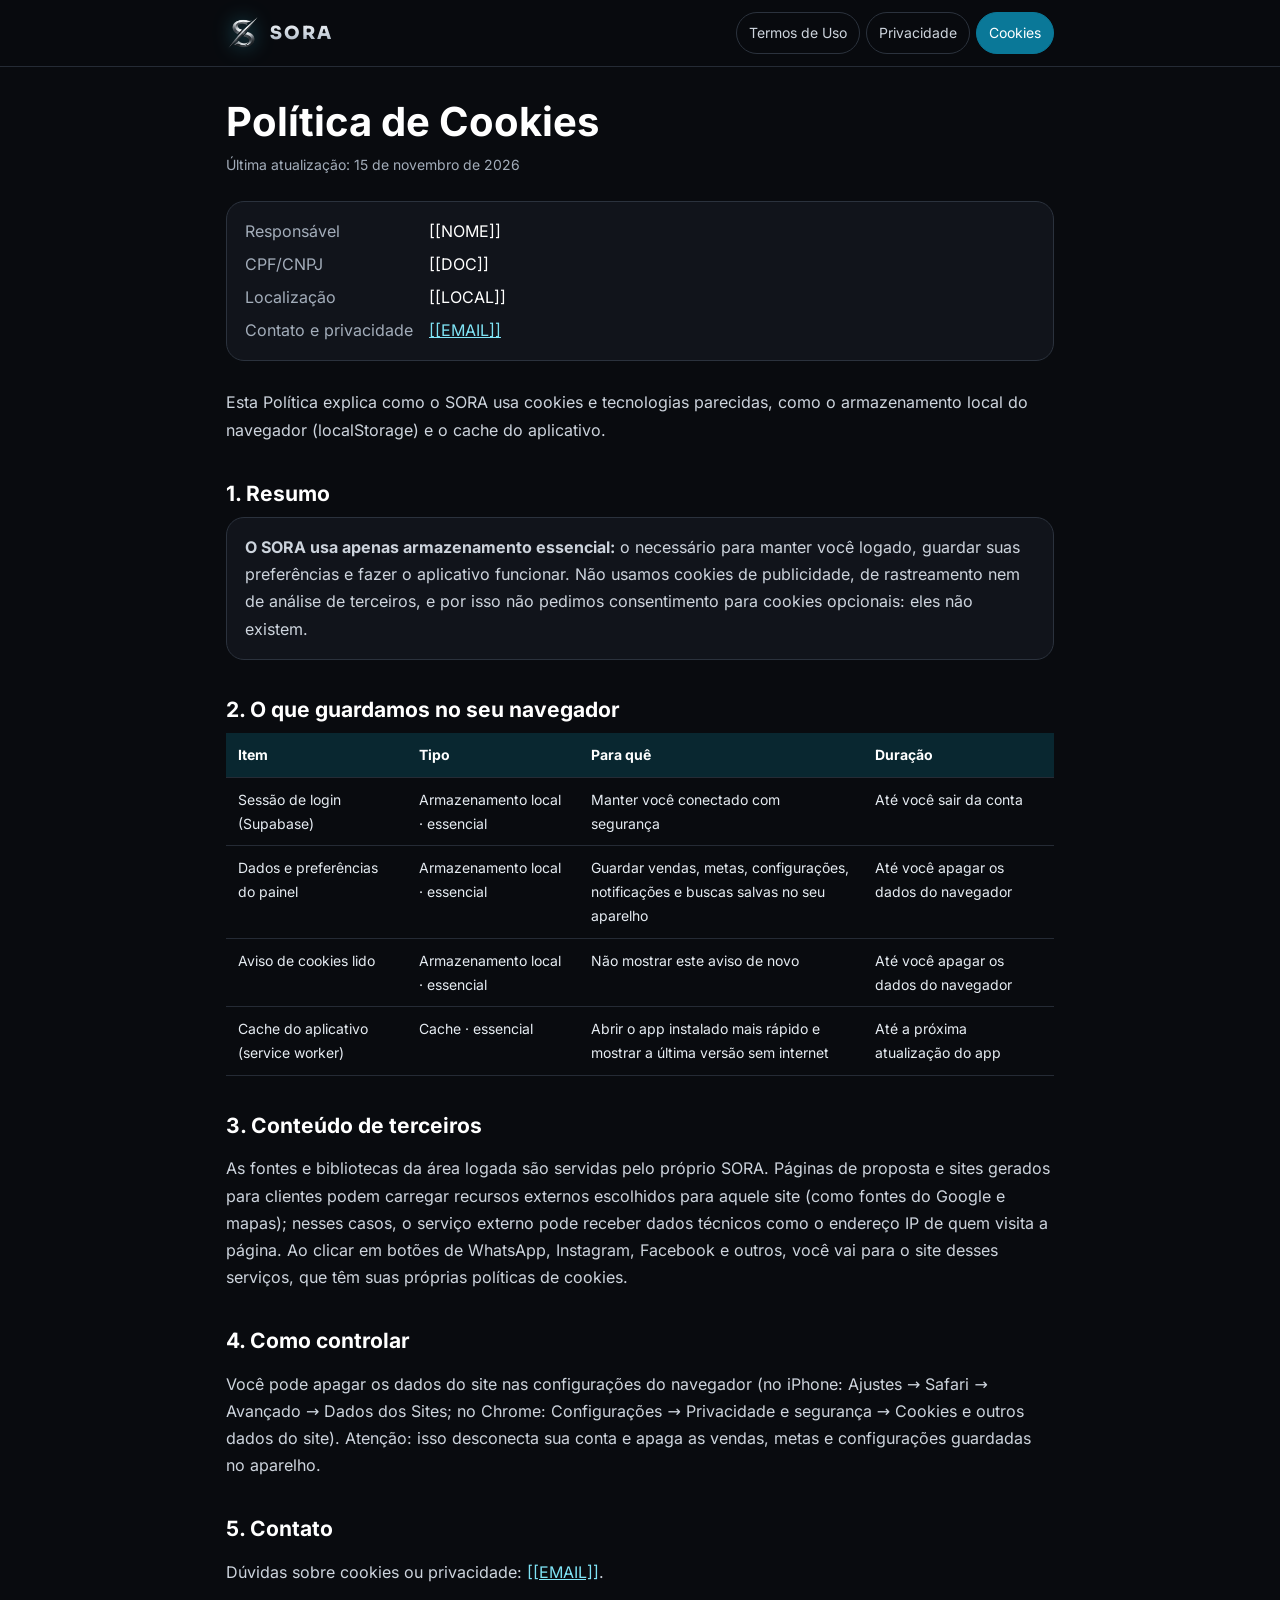
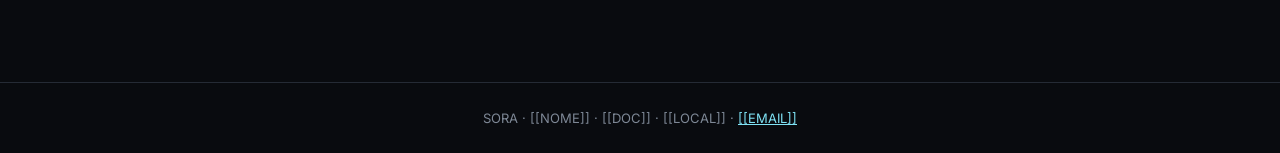
<file: cookies.html>
<!doctype html>
<html lang="pt-BR">
<head>
<meta charset="utf-8">
<meta name="viewport" content="width=device-width, initial-scale=1, viewport-fit=cover">
<meta name="theme-color" content="#090B0F">
<title>Política de Cookies | SORA</title>
<meta name="description" content="Como o SORA usa cookies e armazenamento local.">
<link rel="icon" type="image/png" sizes="192x192" href="/icons/icon-192.png">
<link rel="stylesheet" href="/fonts/fonts.css">
<link rel="stylesheet" href="/legal.css">
</head>
<body>
<header class="top"><div class="in">
<a class="brand" href="/"><img src="/assets/e9f39bf40d2658b1778ac6eb7ee21e5b.webp" alt=""><span>SORA</span></a>
<nav class="docs" aria-label="Documentos legais">
<a href="/termos">Termos de Uso</a>
<a href="/privacidade">Privacidade</a>
<a href="/cookies" aria-current="page">Cookies</a>
</nav>
</div></header>
<main>
<h1>Política de Cookies</h1>
<p class="upd">Última atualização: 15 de novembro de 2026</p>
<div class="box"><dl>
<dt>Responsável</dt><dd>[[NOME]]</dd>
<dt>CPF/CNPJ</dt><dd>[[DOC]]</dd>
<dt>Localização</dt><dd>[[LOCAL]]</dd>
<dt>Contato e privacidade</dt><dd><a href="mailto:[[EMAIL]]">[[EMAIL]]</a></dd>
</dl></div>

<p>Esta Política explica como o SORA usa cookies e tecnologias parecidas, como o armazenamento local do navegador (localStorage) e o cache do aplicativo.</p>

<h2 id="resumo">1. Resumo</h2>
<div class="box"><p><strong>O SORA usa apenas armazenamento essencial:</strong> o necessário para manter você logado, guardar suas preferências e fazer o aplicativo funcionar. Não usamos cookies de publicidade, de rastreamento nem de análise de terceiros, e por isso não pedimos consentimento para cookies opcionais: eles não existem.</p></div>

<h2 id="lista">2. O que guardamos no seu navegador</h2>
<table>
<thead><tr><th>Item</th><th>Tipo</th><th>Para quê</th><th>Duração</th></tr></thead>
<tbody>
<tr><td>Sessão de login (Supabase)</td><td>Armazenamento local · essencial</td><td>Manter você conectado com segurança</td><td>Até você sair da conta</td></tr>
<tr><td>Dados e preferências do painel</td><td>Armazenamento local · essencial</td><td>Guardar vendas, metas, configurações, notificações e buscas salvas no seu aparelho</td><td>Até você apagar os dados do navegador</td></tr>
<tr><td>Aviso de cookies lido</td><td>Armazenamento local · essencial</td><td>Não mostrar este aviso de novo</td><td>Até você apagar os dados do navegador</td></tr>
<tr><td>Cache do aplicativo (service worker)</td><td>Cache · essencial</td><td>Abrir o app instalado mais rápido e mostrar a última versão sem internet</td><td>Até a próxima atualização do app</td></tr>
</tbody>
</table>

<h2 id="terceiros">3. Conteúdo de terceiros</h2>
<p>As fontes e bibliotecas da área logada são servidas pelo próprio SORA. Páginas de proposta e sites gerados para clientes podem carregar recursos externos escolhidos para aquele site (como fontes do Google e mapas); nesses casos, o serviço externo pode receber dados técnicos como o endereço IP de quem visita a página. Ao clicar em botões de WhatsApp, Instagram, Facebook e outros, você vai para o site desses serviços, que têm suas próprias políticas de cookies.</p>

<h2 id="controle">4. Como controlar</h2>
<p>Você pode apagar os dados do site nas configurações do navegador (no iPhone: Ajustes → Safari → Avançado → Dados dos Sites; no Chrome: Configurações → Privacidade e segurança → Cookies e outros dados do site). Atenção: isso desconecta sua conta e apaga as vendas, metas e configurações guardadas no aparelho.</p>

<h2 id="contato">5. Contato</h2>
<p>Dúvidas sobre cookies ou privacidade: <a href="mailto:[[EMAIL]]">[[EMAIL]]</a>.</p>

</main>
<footer>SORA · [[NOME]] · [[DOC]] · [[LOCAL]] · <a href="mailto:[[EMAIL]]">[[EMAIL]]</a></footer>
</body>
</html>
</file>
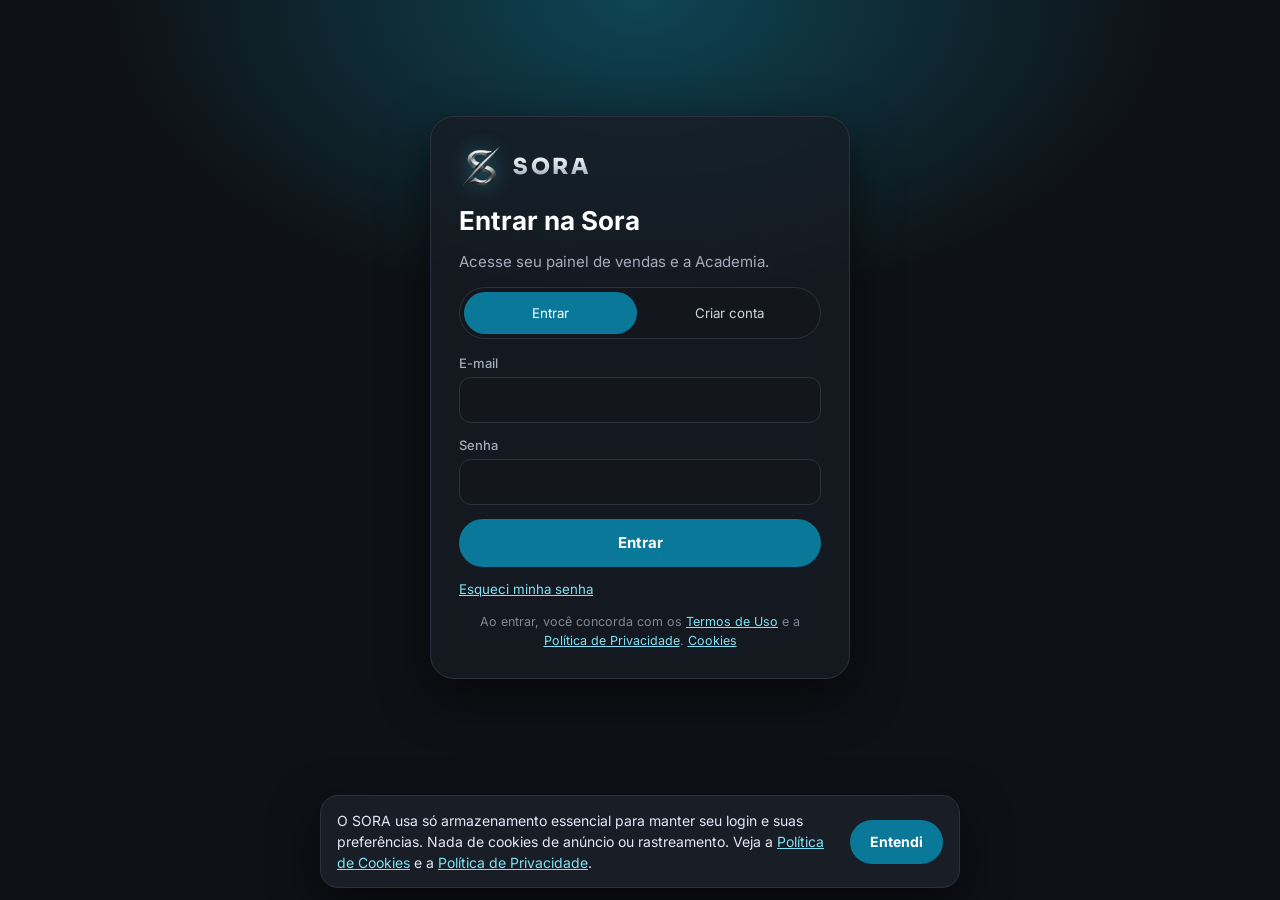
<file: login.html>
<!doctype html>
<html lang="pt-BR" translate="no" data-page="login">
<head>
<meta charset="utf-8">
<meta name="viewport" content="width=device-width, initial-scale=1, viewport-fit=cover">
<meta name="google" content="notranslate">
<meta name="robots" content="noindex">
<link rel="manifest" href="/manifest.webmanifest">
<meta name="theme-color" content="#090B0F">
<meta name="mobile-web-app-capable" content="yes">
<meta name="apple-mobile-web-app-capable" content="yes">
<meta name="apple-mobile-web-app-status-bar-style" content="black">
<meta name="apple-mobile-web-app-title" content="SORA">
<link rel="apple-touch-icon" href="/icons/apple-touch-icon.png">
<link rel="icon" type="image/png" sizes="192x192" href="/icons/icon-192.png">
<script>if('serviceWorker' in navigator)window.addEventListener('load',function(){navigator.serviceWorker.register('/sw.js').catch(function(){})});</script>
<title>Entrar | Sora</title>
<link rel="stylesheet" href="/fonts/fonts.css">
<script src="vendor/supabase.js"></script>
<script src="/legal.js" defer></script>
<script src="auth.js"></script>
<style>
  *{box-sizing:border-box}
  body{margin:0;min-height:100vh;display:flex;align-items:center;justify-content:center;padding:16px;
    background:radial-gradient(60% 50% at 50% 0%,rgba(14,165,200,.35),transparent 70%),#0E1116;color:#fff;
    font-family:Inter,system-ui,-apple-system,"Segoe UI",sans-serif}
  .card{width:100%;max-width:420px;background:rgba(24,29,37,.72);border:1px solid #2B323D;border-radius:24px;padding:28px;
    display:flex;flex-direction:column;gap:16px;box-shadow:0 18px 48px rgba(0,0,0,.55);backdrop-filter:blur(16px)}
  .brand{display:flex;align-items:center;gap:10px}
  .brand img{width:44px;height:44px;filter:drop-shadow(0 0 10px rgba(56,217,245,.35))}
  .brand span{font-family:Sora,Inter,system-ui,sans-serif;font-size:22px;font-weight:800;letter-spacing:.12em;background:linear-gradient(180deg,#fff 0%,#C9D2DC 55%,#8D98A6 100%);-webkit-background-clip:text;background-clip:text;color:transparent}
  h1{margin:0;font-size:26px}
  p.sub{margin:0;color:#A3ADBA;font-size:15px}
  .tabs{display:grid;grid-template-columns:1fr 1fr;gap:6px;padding:4px;border-radius:999px;background:#13171D;border:1px solid #2B323D}
  .tabs button{height:42px;border:0;border-radius:999px;background:transparent;color:#CDD4DD;font:600 14px inherit;font-family:inherit;cursor:pointer}
  .tabs button[aria-selected=true]{background:#0A7898;color:#fff}
  form{display:flex;flex-direction:column;gap:14px}
  label{display:flex;flex-direction:column;gap:6px;font-size:13px;font-weight:500;color:#A3ADBA}
  input[type=email],input[type=password]{height:46px;padding:0 14px;border-radius:12px;border:1px solid #2B323D;background:#13171D;color:#fff;font-size:16px;font-family:inherit}
  input:focus,button:focus-visible{outline:2px solid #7FE3F5;outline-offset:1px}
  .primary{height:48px;border:0;border-radius:999px;background:#0A7898;color:#fff;font-size:15px;font-weight:700;font-family:inherit;cursor:pointer}
  .primary:disabled{opacity:.7;cursor:default}
  .rules{margin:0;padding:0;list-style:none;display:grid;gap:4px;font-size:13px;color:#A3ADBA}
  .rules li.ok{color:#4ADE80}
  .msg{padding:10px 14px;border-radius:12px;font-size:14px}
  .msg.err{background:rgba(220,38,38,.14);color:#FFB4B4}
  .msg.ok{background:rgba(34,197,94,.14);color:#BDF5CF}
  .link{background:none;border:0;padding:0;color:#7FE3F5;font:14px inherit;font-family:inherit;text-decoration:underline;cursor:pointer;align-self:flex-start}
  [hidden]{display:none !important}
  .terms{flex-direction:row;align-items:flex-start;gap:10px;font-size:13px;line-height:1.5;color:#CDD4DD;cursor:pointer}
  .terms input{width:20px;height:20px;margin:1px 0 0;flex-shrink:0;accent-color:#0A7898}
  .legal{margin:0;font-size:12.5px;line-height:1.5;color:#7E8896;text-align:center}
  .terms a,.legal a{color:#7FE3F5}
</style>
</head>
<body data-page="login">
<main class="card" aria-labelledby="titulo">
  <div class="brand"><img src="assets/e9f39bf40d2658b1778ac6eb7ee21e5b.webp" alt=""><span>SORA</span></div>
  <h1 id="titulo">Entrar na Sora</h1>
  <p class="sub" id="subtitulo">Acesse seu painel de vendas e a Academia.</p>

  <div class="tabs" role="tablist" aria-label="Entrar ou criar conta">
    <button type="button" role="tab" id="tab-login" aria-selected="true" aria-controls="form-login">Entrar</button>
    <button type="button" role="tab" id="tab-cadastro" aria-selected="false" aria-controls="form-cadastro">Criar conta</button>
  </div>

  <div id="msg" class="msg" role="status" hidden></div>

  <form id="form-login" role="tabpanel" aria-labelledby="tab-login" novalidate>
    <label>E-mail<input name="email" type="email" autocomplete="email" inputmode="email" required maxlength="254"></label>
    <label>Senha<input name="password" type="password" autocomplete="current-password" required maxlength="72"></label>
    <button class="primary" type="submit">Entrar</button>
    <button class="link" type="button" id="esqueci">Esqueci minha senha</button>
  </form>

  <form id="form-cadastro" role="tabpanel" aria-labelledby="tab-cadastro" novalidate hidden>
    <label>E-mail<input name="email" type="email" autocomplete="email" inputmode="email" required maxlength="254"></label>
    <label>Senha<input name="password" id="nova-senha" type="password" autocomplete="new-password" required maxlength="72" aria-describedby="regras"></label>
    <ul class="rules" id="regras" aria-live="polite">
      <li data-r="len">• Pelo menos 8 caracteres</li>
      <li data-r="up">• Uma letra maiúscula</li>
      <li data-r="num">• Um número</li>
      <li data-r="sym">• Um símbolo (ex.: ! @ # $ %)</li>
    </ul>
    <label>Confirmar senha<input name="confirm" type="password" autocomplete="new-password" required maxlength="72"></label>
    <label class="terms"><input name="aceite" type="checkbox" required><span>Li e aceito os <a href="/termos" target="_blank" rel="noopener">Termos de Uso</a> e a <a href="/privacidade" target="_blank" rel="noopener">Política de Privacidade</a>.</span></label>
    <button class="primary" type="submit">Criar conta</button>
  </form>

  <form id="form-nova-senha" novalidate hidden>
    <label>Nova senha<input name="password" type="password" autocomplete="new-password" required maxlength="72"></label>
    <label>Confirmar nova senha<input name="confirm" type="password" autocomplete="new-password" required maxlength="72"></label>
    <button class="primary" type="submit">Salvar nova senha</button>
  </form>
  <p class="legal">Ao entrar, você concorda com os <a href="/termos">Termos de Uso</a> e a <a href="/privacidade">Política de Privacidade</a>. <a href="/cookies">Cookies</a></p>
</main>

<script>
(function () {
  var sb = window.soraAuth;
  if (!sb) return;
  var $ = function (id) { return document.getElementById(id); };
  var msg = $('msg');
  var GENERIC = 'E-mail ou senha inválidos';
  var EMAIL_RE = /^[^\s@]+@[^\s@]+\.[^\s@]+$/;
  var RULES = {
    len: function (v) { return v.length >= 8; },
    up: function (v) { return /[A-Z]/.test(v); },
    num: function (v) { return /[0-9]/.test(v); },
    sym: function (v) { return /[^A-Za-z0-9]/.test(v); }
  };
  var baseUrl = window.location.origin + window.location.pathname.replace(/[^/]*$/, '');

  function show(text, ok) { msg.textContent = text; msg.className = 'msg ' + (ok ? 'ok' : 'err'); msg.hidden = false; }
  function clear() { msg.hidden = true; }
  function busy(form, on, label) {
    var b = form.querySelector('.primary');
    b.disabled = on;
    if (on) { b.dataset.l = b.textContent; b.textContent = label; } else if (b.dataset.l) { b.textContent = b.dataset.l; }
  }
  function strong(v) { return Object.keys(RULES).every(function (k) { return RULES[k](v); }); }
  function goApp() { window.location.replace('index.html'); }

  // Avisos vindos do painel (?error=...).
  var errorParam = new URLSearchParams(window.location.search).get('error');
  if (errorParam === 'sem_acesso') {
    show('Sua conta não tem uma assinatura ativa do Sora. Se você já comprou, entre com o mesmo e-mail usado na compra. Se o problema continuar, fale com o suporte.');
  } else if (errorParam === 'verificacao') {
    show('Não foi possível confirmar seu acesso agora. Verifique sua internet e entre novamente.');
  }

  // Já logado? Vai direto para o painel (exceto quando veio pelo link de nova senha ou com aviso).
  var recovering = /type=recovery/.test(window.location.hash);
  sb.auth.onAuthStateChange(function (event) {
    if (event === 'PASSWORD_RECOVERY') openNewPassword();
  });
  if (!recovering && !errorParam) {
    sb.auth.getSession().then(function (r) { if (r.data && r.data.session) goApp(); });
  }

  function setTab(which) {
    var login = which === 'login';
    $('tab-login').setAttribute('aria-selected', String(login));
    $('tab-cadastro').setAttribute('aria-selected', String(!login));
    $('form-login').hidden = !login;
    $('form-cadastro').hidden = login;
    $('titulo').textContent = login ? 'Entrar na Sora' : 'Criar conta na Sora';
    $('subtitulo').textContent = login ? 'Acesse seu painel de vendas e a Academia.' : 'Leva menos de um minuto.';
    clear();
  }
  $('tab-login').addEventListener('click', function () { setTab('login'); });
  $('tab-cadastro').addEventListener('click', function () { setTab('cadastro'); });

  $('nova-senha').addEventListener('input', function (e) {
    var v = e.target.value;
    Array.prototype.forEach.call(document.querySelectorAll('#regras li'), function (li) {
      li.classList.toggle('ok', RULES[li.dataset.r](v));
    });
  });

  $('form-login').addEventListener('submit', function (e) {
    e.preventDefault();
    var f = e.target, email = f.email.value.trim().toLowerCase(), pass = f.password.value;
    if (!EMAIL_RE.test(email) || !pass) { show(GENERIC); return; }
    clear(); busy(f, true, 'Entrando…');
    sb.auth.signInWithPassword({ email: email, password: pass }).then(function (r) {
      busy(f, false);
      if (r.error) {
        if (r.error.status === 429) show('Muitas tentativas. Aguarde alguns minutos e tente novamente.');
        else if (r.error.code === 'email_not_confirmed') show('Confirme seu e-mail pelo link que enviamos antes de entrar.');
        else show(GENERIC);
        return;
      }
      goApp();
    });
  });

  $('form-cadastro').addEventListener('submit', function (e) {
    e.preventDefault();
    var f = e.target, email = f.email.value.trim().toLowerCase(), pass = f.password.value;
    if (!EMAIL_RE.test(email)) { show('E-mail inválido'); return; }
    if (!strong(pass)) { show('A senha precisa ter 8+ caracteres, uma maiúscula, um número e um símbolo.'); return; }
    if (pass !== f.confirm.value) { show('As senhas não coincidem'); return; }
    if (!f.aceite.checked) { show('Para criar a conta, aceite os Termos de Uso e a Política de Privacidade.'); return; }
    clear(); busy(f, true, 'Criando conta…');
    sb.auth.signUp({ email: email, password: pass, options: { emailRedirectTo: baseUrl + 'login.html', data: { aceite_termos: '2026-11-15', aceite_em: new Date().toISOString() } } }).then(function (r) {
      busy(f, false);
      if (r.error && r.error.code === 'weak_password') { show('Essa senha é fraca ou já apareceu em vazamentos. Escolha outra.'); return; }
      if (r.error && r.error.status === 429) { show('Muitas tentativas. Aguarde alguns minutos e tente novamente.'); return; }
      if (r.data && r.data.session) { goApp(); return; }
      f.reset();
      setTab('login');
      show('Se o e-mail puder ser usado, enviamos um link de confirmação. Confirme e depois entre aqui.', true);
    });
  });

  $('esqueci').addEventListener('click', function () {
    var email = $('form-login').email.value.trim().toLowerCase();
    if (!EMAIL_RE.test(email)) { show('Digite seu e-mail no campo acima e clique de novo em "Esqueci minha senha".'); return; }
    sb.auth.resetPasswordForEmail(email, { redirectTo: baseUrl + 'login.html' }).then(function () {
      show('Se existir uma conta com esse e-mail, enviamos um link para criar uma nova senha.', true);
    });
  });

  function openNewPassword() {
    $('form-login').hidden = true; $('form-cadastro').hidden = true;
    document.querySelector('.tabs').hidden = true;
    $('form-nova-senha').hidden = false;
    $('titulo').textContent = 'Criar nova senha';
    $('subtitulo').textContent = '8+ caracteres, uma maiúscula, um número e um símbolo.';
    clear();
  }
  $('form-nova-senha').addEventListener('submit', function (e) {
    e.preventDefault();
    var f = e.target, pass = f.password.value;
    if (!strong(pass)) { show('A senha precisa ter 8+ caracteres, uma maiúscula, um número e um símbolo.'); return; }
    if (pass !== f.confirm.value) { show('As senhas não coincidem'); return; }
    busy(f, true, 'Salvando…');
    sb.auth.updateUser({ password: pass }).then(function (r) {
      busy(f, false);
      if (r.error) { show('Não foi possível salvar. Peça um novo link em "Esqueci minha senha".'); return; }
      goApp();
    });
  });
})();
</script>
</body>
</html>
</file>
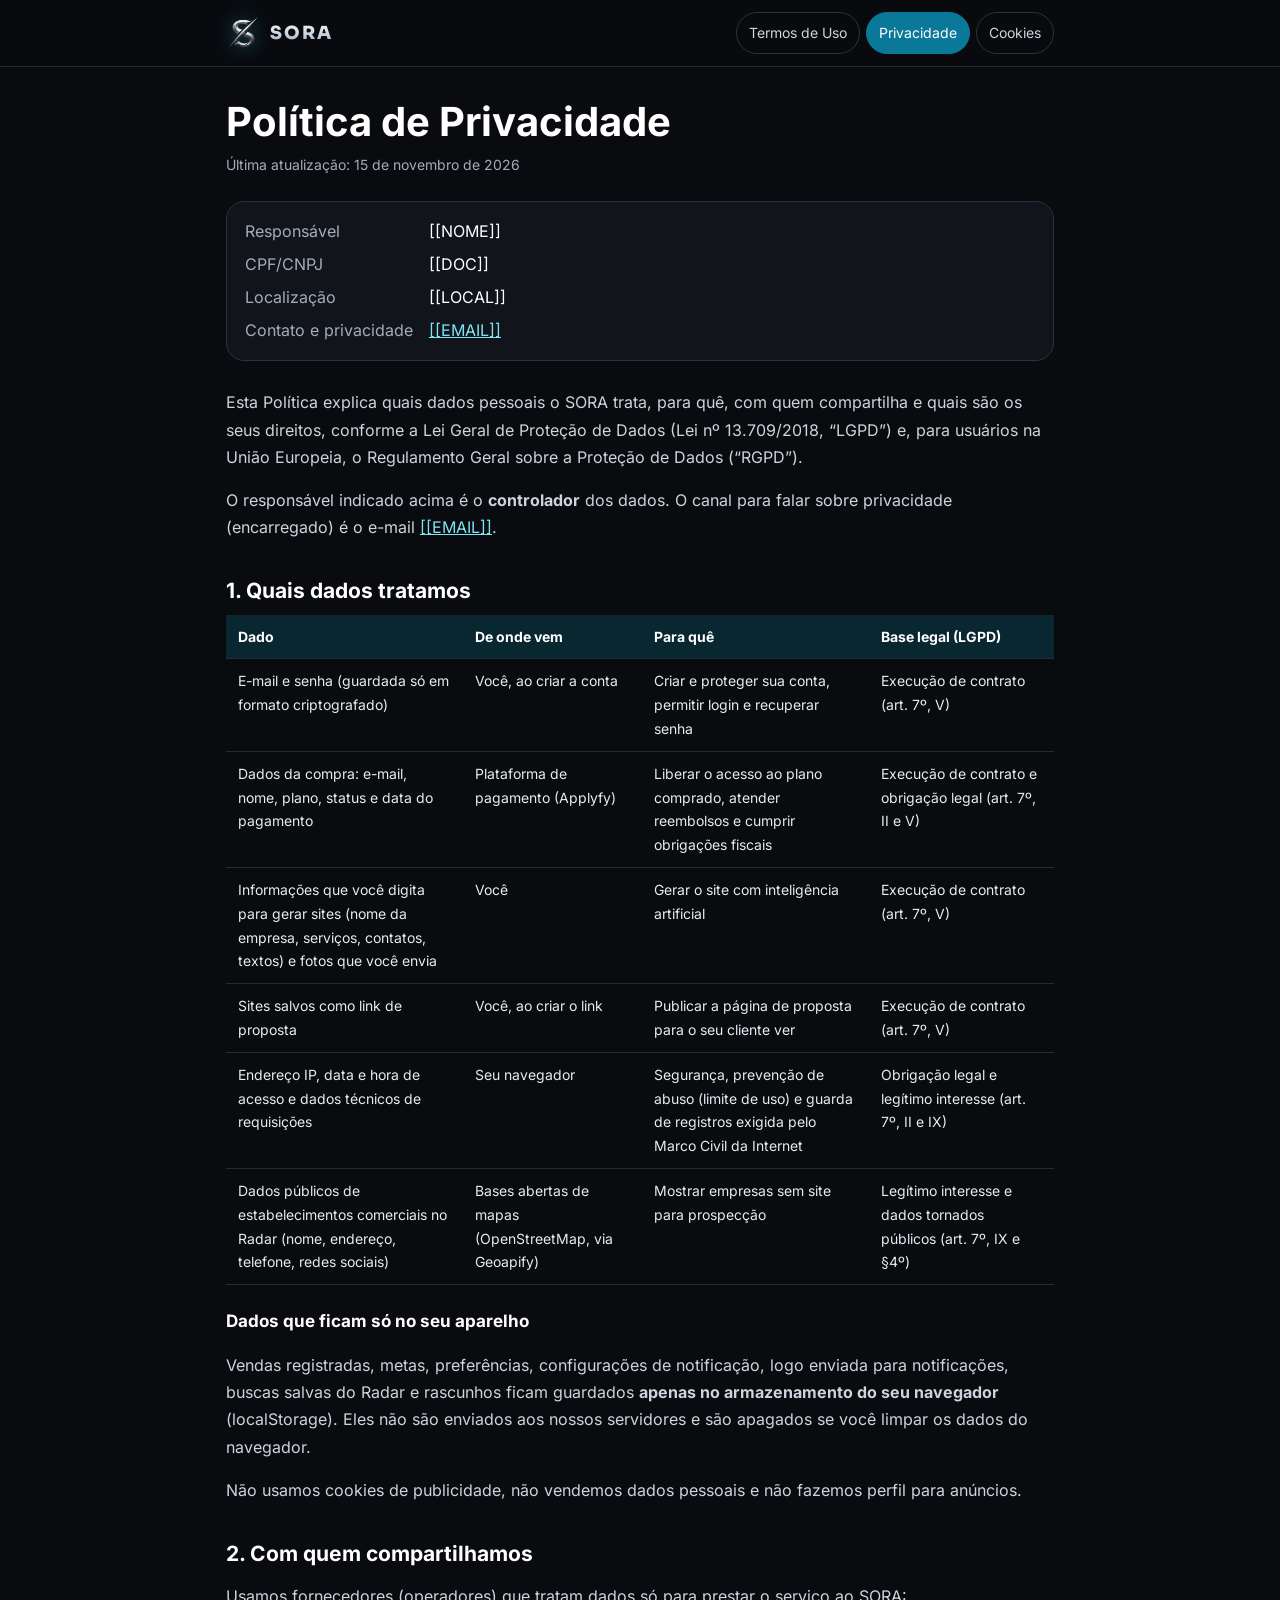
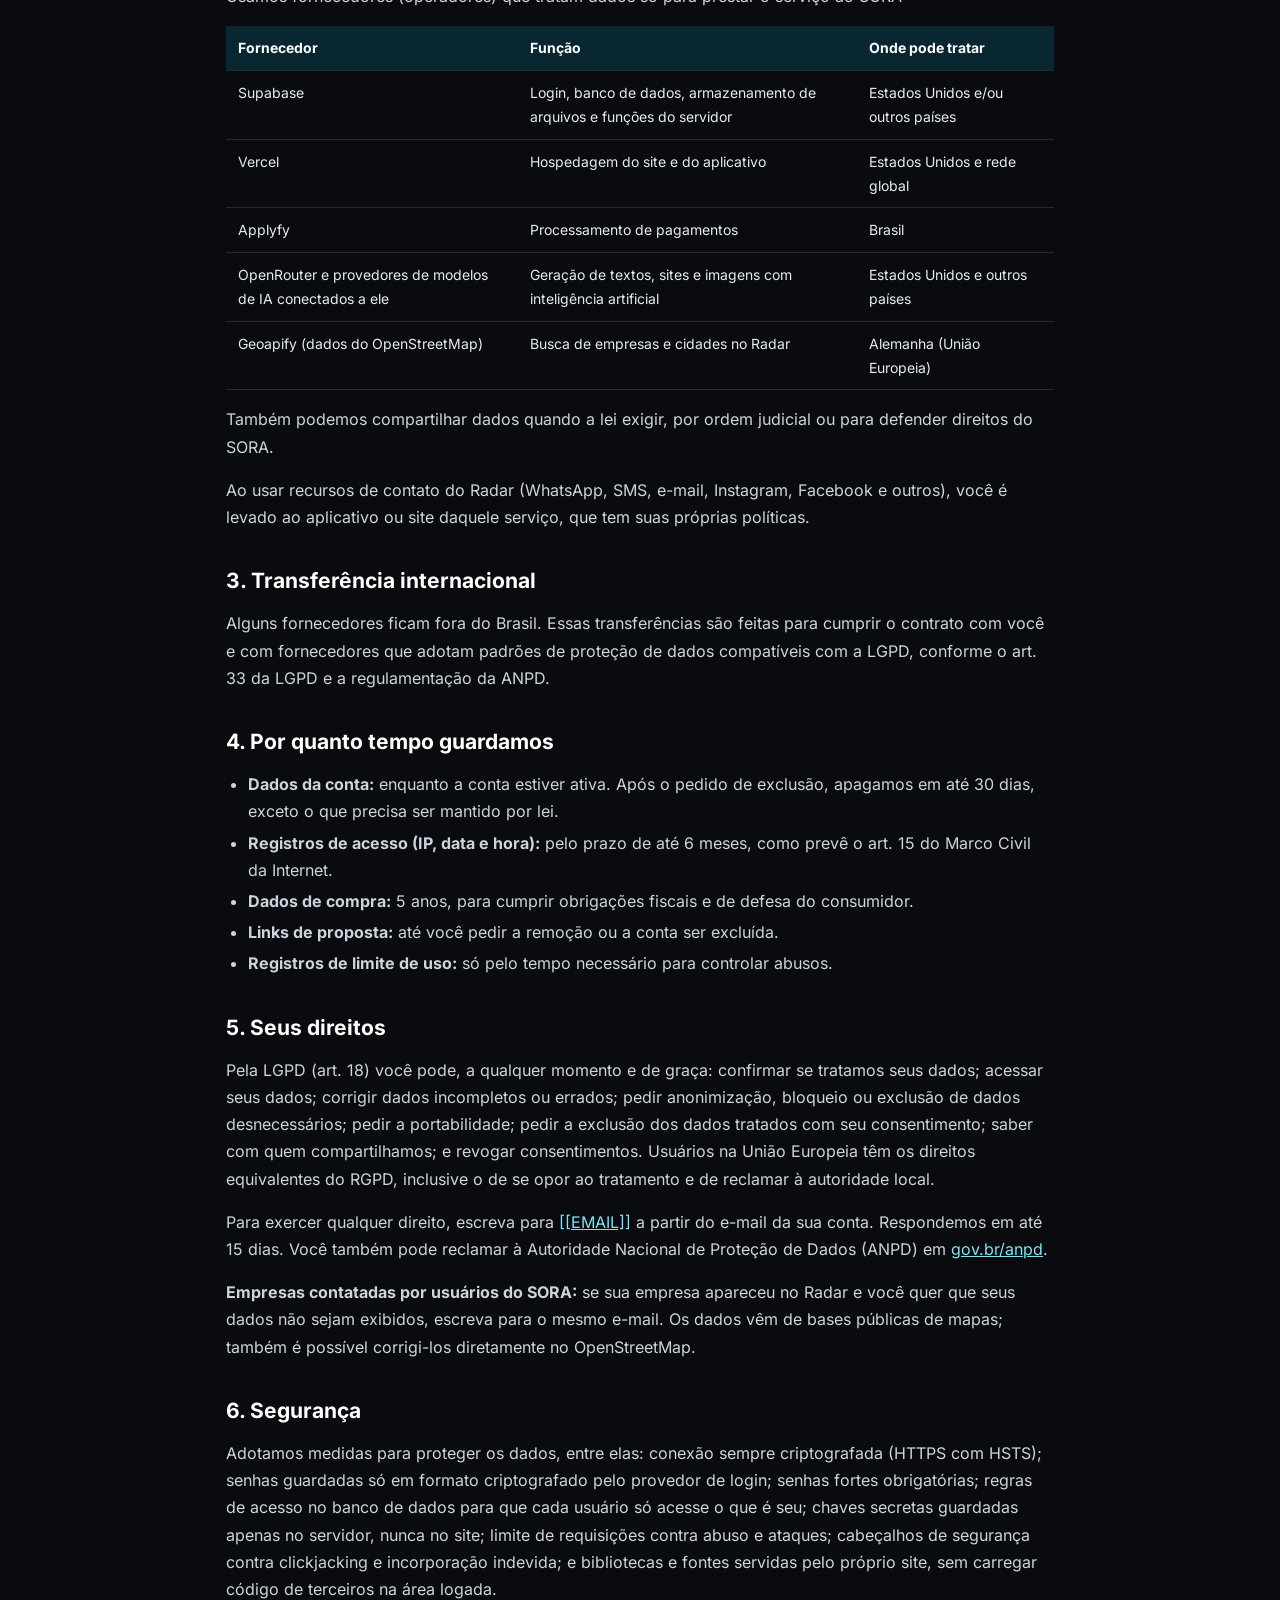
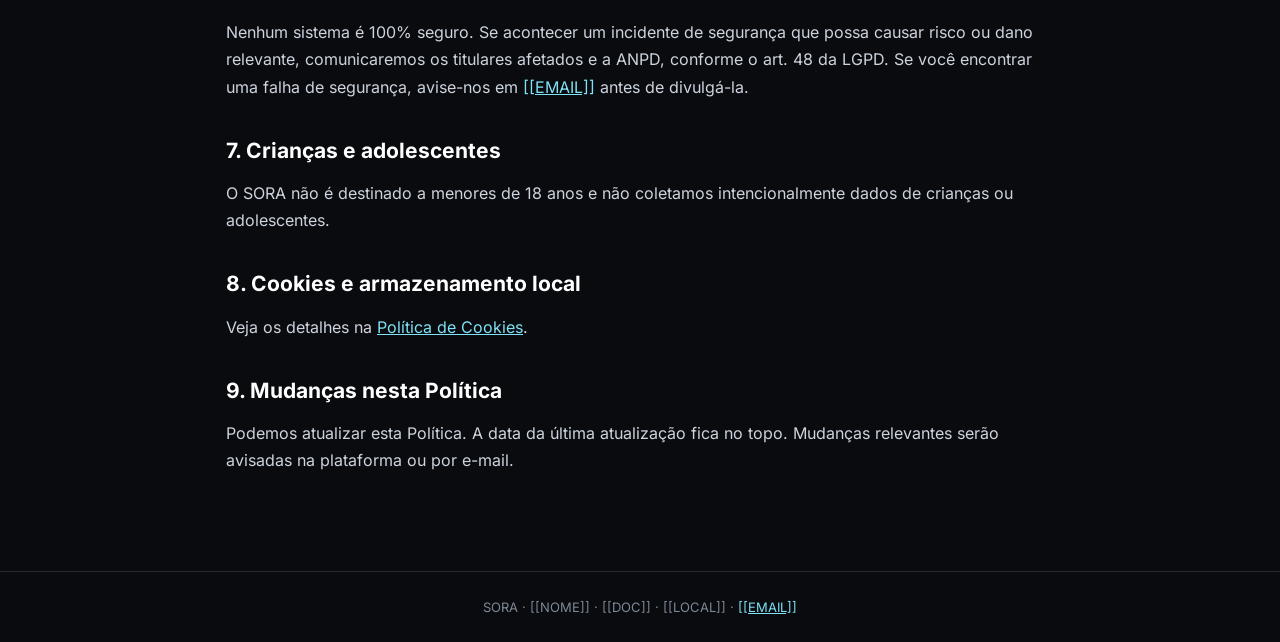
<file: privacidade.html>
<!doctype html>
<html lang="pt-BR">
<head>
<meta charset="utf-8">
<meta name="viewport" content="width=device-width, initial-scale=1, viewport-fit=cover">
<meta name="theme-color" content="#090B0F">
<title>Política de Privacidade | SORA</title>
<meta name="description" content="Como o SORA trata seus dados pessoais, conforme a LGPD.">
<link rel="icon" type="image/png" sizes="192x192" href="/icons/icon-192.png">
<link rel="stylesheet" href="/fonts/fonts.css">
<link rel="stylesheet" href="/legal.css">
</head>
<body>
<header class="top"><div class="in">
<a class="brand" href="/"><img src="/assets/e9f39bf40d2658b1778ac6eb7ee21e5b.webp" alt=""><span>SORA</span></a>
<nav class="docs" aria-label="Documentos legais">
<a href="/termos">Termos de Uso</a>
<a href="/privacidade" aria-current="page">Privacidade</a>
<a href="/cookies">Cookies</a>
</nav>
</div></header>
<main>
<h1>Política de Privacidade</h1>
<p class="upd">Última atualização: 15 de novembro de 2026</p>
<div class="box"><dl>
<dt>Responsável</dt><dd>[[NOME]]</dd>
<dt>CPF/CNPJ</dt><dd>[[DOC]]</dd>
<dt>Localização</dt><dd>[[LOCAL]]</dd>
<dt>Contato e privacidade</dt><dd><a href="mailto:[[EMAIL]]">[[EMAIL]]</a></dd>
</dl></div>

<p>Esta Política explica quais dados pessoais o SORA trata, para quê, com quem compartilha e quais são os seus direitos, conforme a Lei Geral de Proteção de Dados (Lei nº 13.709/2018, “LGPD”) e, para usuários na União Europeia, o Regulamento Geral sobre a Proteção de Dados (“RGPD”).</p>
<p>O responsável indicado acima é o <strong>controlador</strong> dos dados. O canal para falar sobre privacidade (encarregado) é o e-mail <a href="mailto:[[EMAIL]]">[[EMAIL]]</a>.</p>

<h2 id="dados">1. Quais dados tratamos</h2>
<table>
<thead><tr><th>Dado</th><th>De onde vem</th><th>Para quê</th><th>Base legal (LGPD)</th></tr></thead>
<tbody>
<tr><td>E-mail e senha (guardada só em formato criptografado)</td><td>Você, ao criar a conta</td><td>Criar e proteger sua conta, permitir login e recuperar senha</td><td>Execução de contrato (art. 7º, V)</td></tr>
<tr><td>Dados da compra: e-mail, nome, plano, status e data do pagamento</td><td>Plataforma de pagamento (Applyfy)</td><td>Liberar o acesso ao plano comprado, atender reembolsos e cumprir obrigações fiscais</td><td>Execução de contrato e obrigação legal (art. 7º, II e V)</td></tr>
<tr><td>Informações que você digita para gerar sites (nome da empresa, serviços, contatos, textos) e fotos que você envia</td><td>Você</td><td>Gerar o site com inteligência artificial</td><td>Execução de contrato (art. 7º, V)</td></tr>
<tr><td>Sites salvos como link de proposta</td><td>Você, ao criar o link</td><td>Publicar a página de proposta para o seu cliente ver</td><td>Execução de contrato (art. 7º, V)</td></tr>
<tr><td>Endereço IP, data e hora de acesso e dados técnicos de requisições</td><td>Seu navegador</td><td>Segurança, prevenção de abuso (limite de uso) e guarda de registros exigida pelo Marco Civil da Internet</td><td>Obrigação legal e legítimo interesse (art. 7º, II e IX)</td></tr>
<tr><td>Dados públicos de estabelecimentos comerciais no Radar (nome, endereço, telefone, redes sociais)</td><td>Bases abertas de mapas (OpenStreetMap, via Geoapify)</td><td>Mostrar empresas sem site para prospecção</td><td>Legítimo interesse e dados tornados públicos (art. 7º, IX e §4º)</td></tr>
</tbody>
</table>
<h3>Dados que ficam só no seu aparelho</h3>
<p>Vendas registradas, metas, preferências, configurações de notificação, logo enviada para notificações, buscas salvas do Radar e rascunhos ficam guardados <strong>apenas no armazenamento do seu navegador</strong> (localStorage). Eles não são enviados aos nossos servidores e são apagados se você limpar os dados do navegador.</p>
<p>Não usamos cookies de publicidade, não vendemos dados pessoais e não fazemos perfil para anúncios.</p>

<h2 id="compartilhamento">2. Com quem compartilhamos</h2>
<p>Usamos fornecedores (operadores) que tratam dados só para prestar o serviço ao SORA:</p>
<table>
<thead><tr><th>Fornecedor</th><th>Função</th><th>Onde pode tratar</th></tr></thead>
<tbody>
<tr><td>Supabase</td><td>Login, banco de dados, armazenamento de arquivos e funções do servidor</td><td>Estados Unidos e/ou outros países</td></tr>
<tr><td>Vercel</td><td>Hospedagem do site e do aplicativo</td><td>Estados Unidos e rede global</td></tr>
<tr><td>Applyfy</td><td>Processamento de pagamentos</td><td>Brasil</td></tr>
<tr><td>OpenRouter e provedores de modelos de IA conectados a ele</td><td>Geração de textos, sites e imagens com inteligência artificial</td><td>Estados Unidos e outros países</td></tr>
<tr><td>Geoapify (dados do OpenStreetMap)</td><td>Busca de empresas e cidades no Radar</td><td>Alemanha (União Europeia)</td></tr>
</tbody>
</table>
<p>Também podemos compartilhar dados quando a lei exigir, por ordem judicial ou para defender direitos do SORA.</p>
<p>Ao usar recursos de contato do Radar (WhatsApp, SMS, e-mail, Instagram, Facebook e outros), você é levado ao aplicativo ou site daquele serviço, que tem suas próprias políticas.</p>

<h2 id="internacional">3. Transferência internacional</h2>
<p>Alguns fornecedores ficam fora do Brasil. Essas transferências são feitas para cumprir o contrato com você e com fornecedores que adotam padrões de proteção de dados compatíveis com a LGPD, conforme o art. 33 da LGPD e a regulamentação da ANPD.</p>

<h2 id="retencao">4. Por quanto tempo guardamos</h2>
<ul>
<li><strong>Dados da conta:</strong> enquanto a conta estiver ativa. Após o pedido de exclusão, apagamos em até 30 dias, exceto o que precisa ser mantido por lei.</li>
<li><strong>Registros de acesso (IP, data e hora):</strong> pelo prazo de até 6 meses, como prevê o art. 15 do Marco Civil da Internet.</li>
<li><strong>Dados de compra:</strong> 5 anos, para cumprir obrigações fiscais e de defesa do consumidor.</li>
<li><strong>Links de proposta:</strong> até você pedir a remoção ou a conta ser excluída.</li>
<li><strong>Registros de limite de uso:</strong> só pelo tempo necessário para controlar abusos.</li>
</ul>

<h2 id="direitos">5. Seus direitos</h2>
<p>Pela LGPD (art. 18) você pode, a qualquer momento e de graça: confirmar se tratamos seus dados; acessar seus dados; corrigir dados incompletos ou errados; pedir anonimização, bloqueio ou exclusão de dados desnecessários; pedir a portabilidade; pedir a exclusão dos dados tratados com seu consentimento; saber com quem compartilhamos; e revogar consentimentos. Usuários na União Europeia têm os direitos equivalentes do RGPD, inclusive o de se opor ao tratamento e de reclamar à autoridade local.</p>
<p>Para exercer qualquer direito, escreva para <a href="mailto:[[EMAIL]]">[[EMAIL]]</a> a partir do e-mail da sua conta. Respondemos em até 15 dias. Você também pode reclamar à Autoridade Nacional de Proteção de Dados (ANPD) em <a href="https://www.gov.br/anpd" rel="noopener">gov.br/anpd</a>.</p>
<p><strong>Empresas contatadas por usuários do SORA:</strong> se sua empresa apareceu no Radar e você quer que seus dados não sejam exibidos, escreva para o mesmo e-mail. Os dados vêm de bases públicas de mapas; também é possível corrigi-los diretamente no OpenStreetMap.</p>

<h2 id="seguranca">6. Segurança</h2>
<p>Adotamos medidas para proteger os dados, entre elas: conexão sempre criptografada (HTTPS com HSTS); senhas guardadas só em formato criptografado pelo provedor de login; senhas fortes obrigatórias; regras de acesso no banco de dados para que cada usuário só acesse o que é seu; chaves secretas guardadas apenas no servidor, nunca no site; limite de requisições contra abuso e ataques; cabeçalhos de segurança contra clickjacking e incorporação indevida; e bibliotecas e fontes servidas pelo próprio site, sem carregar código de terceiros na área logada.</p>
<p>Nenhum sistema é 100% seguro. Se acontecer um incidente de segurança que possa causar risco ou dano relevante, comunicaremos os titulares afetados e a ANPD, conforme o art. 48 da LGPD. Se você encontrar uma falha de segurança, avise-nos em <a href="mailto:[[EMAIL]]">[[EMAIL]]</a> antes de divulgá-la.</p>

<h2 id="criancas">7. Crianças e adolescentes</h2>
<p>O SORA não é destinado a menores de 18 anos e não coletamos intencionalmente dados de crianças ou adolescentes.</p>

<h2 id="cookies">8. Cookies e armazenamento local</h2>
<p>Veja os detalhes na <a href="/cookies">Política de Cookies</a>.</p>

<h2 id="mudancas">9. Mudanças nesta Política</h2>
<p>Podemos atualizar esta Política. A data da última atualização fica no topo. Mudanças relevantes serão avisadas na plataforma ou por e-mail.</p>

</main>
<footer>SORA · [[NOME]] · [[DOC]] · [[LOCAL]] · <a href="mailto:[[EMAIL]]">[[EMAIL]]</a></footer>
</body>
</html>
</file>
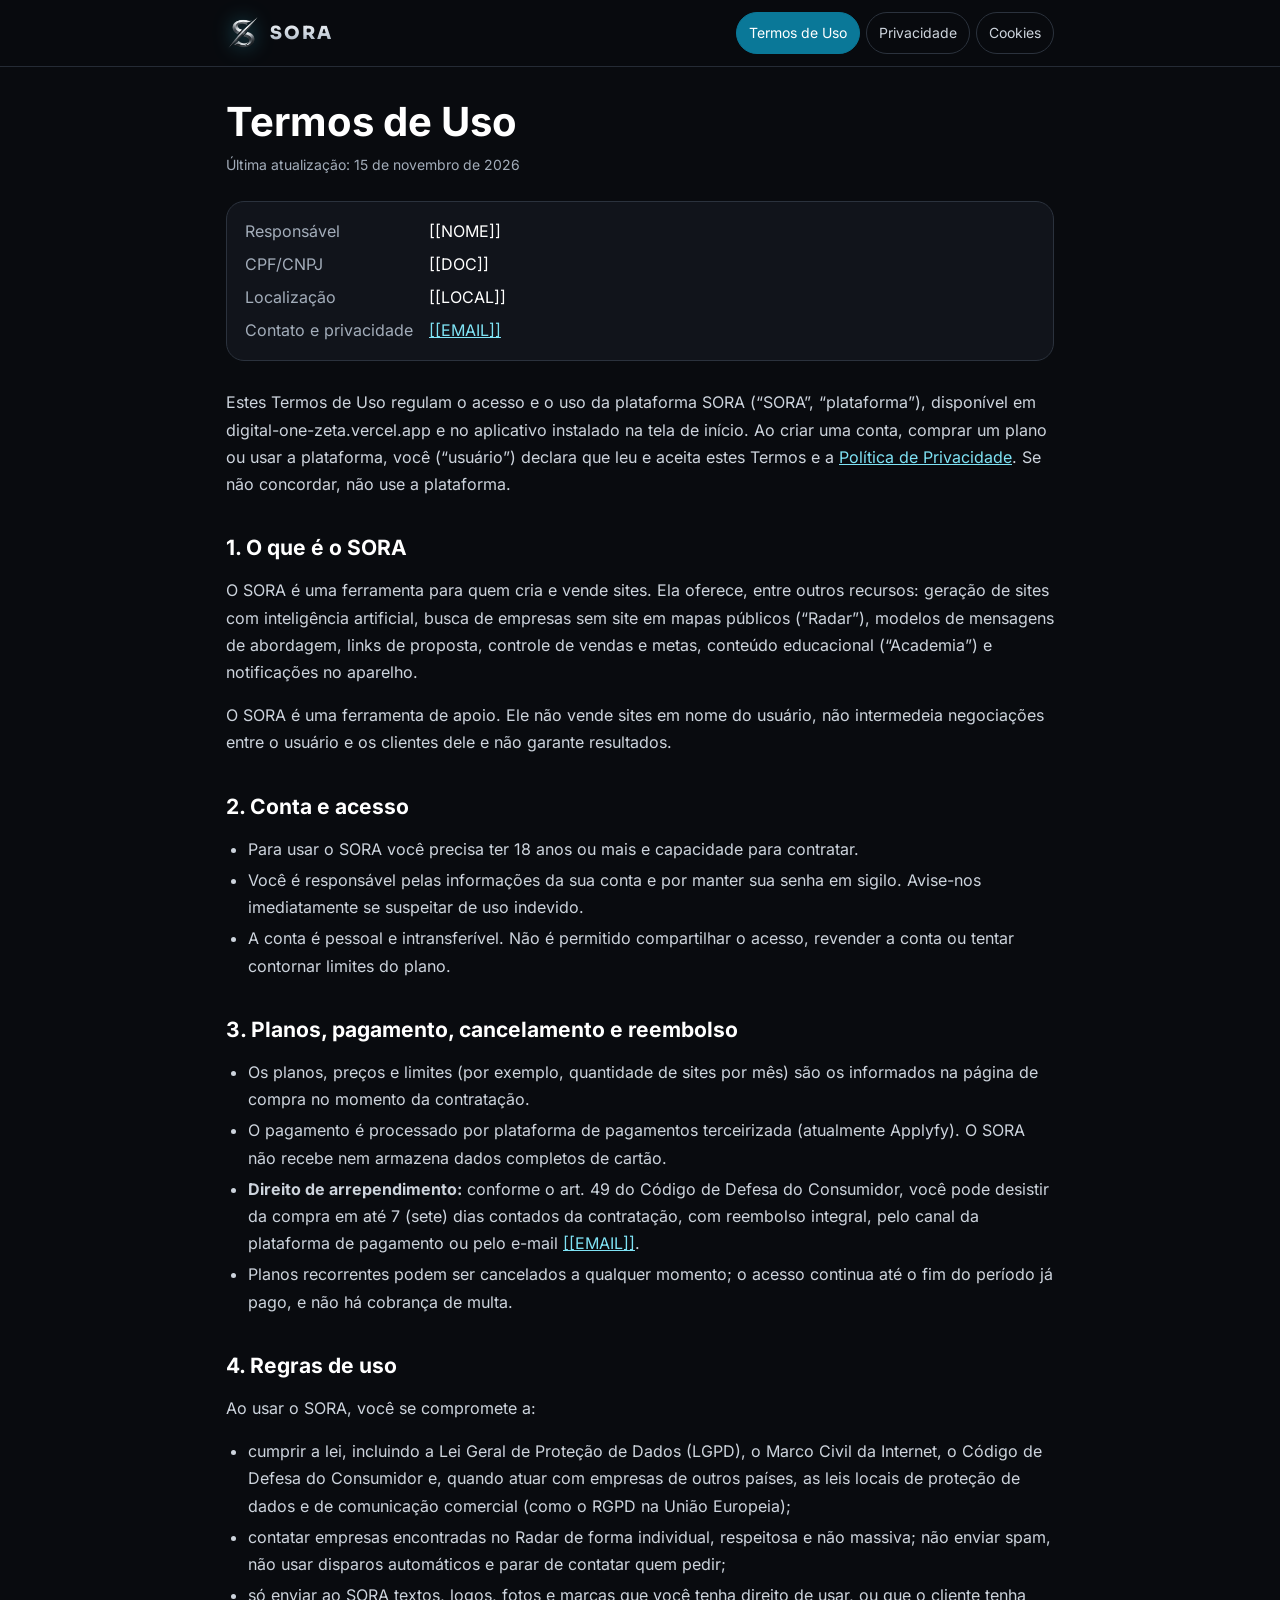
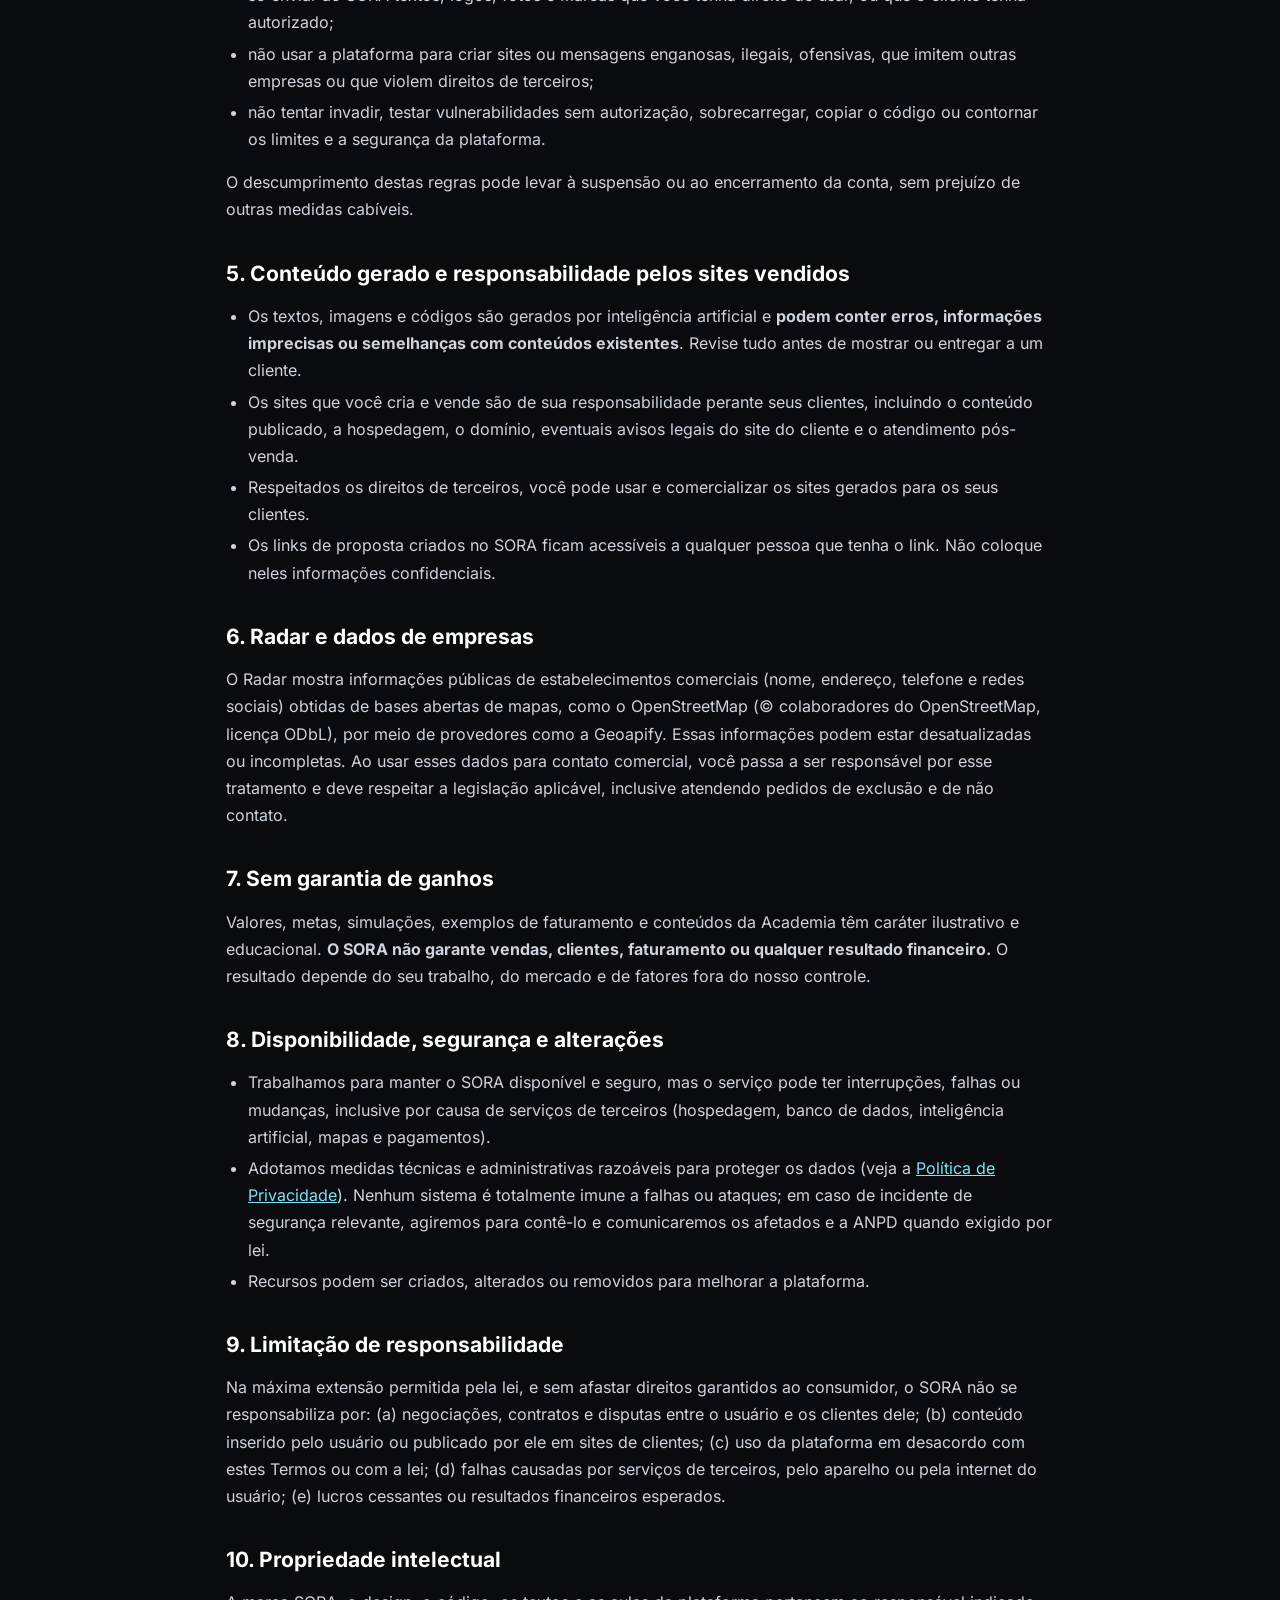
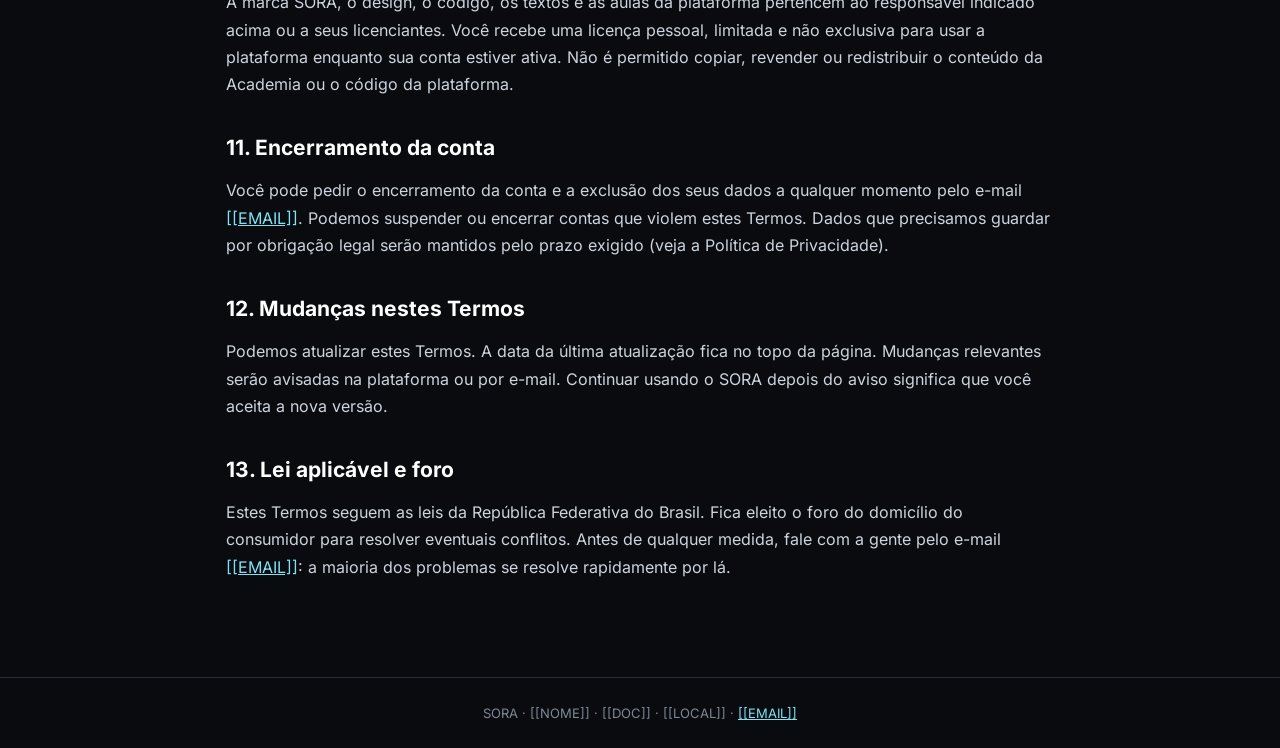
<file: termos.html>
<!doctype html>
<html lang="pt-BR">
<head>
<meta charset="utf-8">
<meta name="viewport" content="width=device-width, initial-scale=1, viewport-fit=cover">
<meta name="theme-color" content="#090B0F">
<title>Termos de Uso | SORA</title>
<meta name="description" content="Termos de Uso da plataforma SORA.">
<link rel="icon" type="image/png" sizes="192x192" href="/icons/icon-192.png">
<link rel="stylesheet" href="/fonts/fonts.css">
<link rel="stylesheet" href="/legal.css">
</head>
<body>
<header class="top"><div class="in">
<a class="brand" href="/"><img src="/assets/e9f39bf40d2658b1778ac6eb7ee21e5b.webp" alt=""><span>SORA</span></a>
<nav class="docs" aria-label="Documentos legais">
<a href="/termos" aria-current="page">Termos de Uso</a>
<a href="/privacidade">Privacidade</a>
<a href="/cookies">Cookies</a>
</nav>
</div></header>
<main>
<h1>Termos de Uso</h1>
<p class="upd">Última atualização: 15 de novembro de 2026</p>
<div class="box"><dl>
<dt>Responsável</dt><dd>[[NOME]]</dd>
<dt>CPF/CNPJ</dt><dd>[[DOC]]</dd>
<dt>Localização</dt><dd>[[LOCAL]]</dd>
<dt>Contato e privacidade</dt><dd><a href="mailto:[[EMAIL]]">[[EMAIL]]</a></dd>
</dl></div>

<p>Estes Termos de Uso regulam o acesso e o uso da plataforma SORA (“SORA”, “plataforma”), disponível em digital-one-zeta.vercel.app e no aplicativo instalado na tela de início. Ao criar uma conta, comprar um plano ou usar a plataforma, você (“usuário”) declara que leu e aceita estes Termos e a <a href="/privacidade">Política de Privacidade</a>. Se não concordar, não use a plataforma.</p>

<h2 id="servico">1. O que é o SORA</h2>
<p>O SORA é uma ferramenta para quem cria e vende sites. Ela oferece, entre outros recursos: geração de sites com inteligência artificial, busca de empresas sem site em mapas públicos (“Radar”), modelos de mensagens de abordagem, links de proposta, controle de vendas e metas, conteúdo educacional (“Academia”) e notificações no aparelho.</p>
<p>O SORA é uma ferramenta de apoio. Ele não vende sites em nome do usuário, não intermedeia negociações entre o usuário e os clientes dele e não garante resultados.</p>

<h2 id="conta">2. Conta e acesso</h2>
<ul>
<li>Para usar o SORA você precisa ter 18 anos ou mais e capacidade para contratar.</li>
<li>Você é responsável pelas informações da sua conta e por manter sua senha em sigilo. Avise-nos imediatamente se suspeitar de uso indevido.</li>
<li>A conta é pessoal e intransferível. Não é permitido compartilhar o acesso, revender a conta ou tentar contornar limites do plano.</li>
</ul>

<h2 id="planos">3. Planos, pagamento, cancelamento e reembolso</h2>
<ul>
<li>Os planos, preços e limites (por exemplo, quantidade de sites por mês) são os informados na página de compra no momento da contratação.</li>
<li>O pagamento é processado por plataforma de pagamentos terceirizada (atualmente Applyfy). O SORA não recebe nem armazena dados completos de cartão.</li>
<li><strong>Direito de arrependimento:</strong> conforme o art. 49 do Código de Defesa do Consumidor, você pode desistir da compra em até 7 (sete) dias contados da contratação, com reembolso integral, pelo canal da plataforma de pagamento ou pelo e-mail <a href="mailto:[[EMAIL]]">[[EMAIL]]</a>.</li>
<li>Planos recorrentes podem ser cancelados a qualquer momento; o acesso continua até o fim do período já pago, e não há cobrança de multa.</li>
</ul>

<h2 id="uso">4. Regras de uso</h2>
<p>Ao usar o SORA, você se compromete a:</p>
<ul>
<li>cumprir a lei, incluindo a Lei Geral de Proteção de Dados (LGPD), o Marco Civil da Internet, o Código de Defesa do Consumidor e, quando atuar com empresas de outros países, as leis locais de proteção de dados e de comunicação comercial (como o RGPD na União Europeia);</li>
<li>contatar empresas encontradas no Radar de forma individual, respeitosa e não massiva; não enviar spam, não usar disparos automáticos e parar de contatar quem pedir;</li>
<li>só enviar ao SORA textos, logos, fotos e marcas que você tenha direito de usar, ou que o cliente tenha autorizado;</li>
<li>não usar a plataforma para criar sites ou mensagens enganosas, ilegais, ofensivas, que imitem outras empresas ou que violem direitos de terceiros;</li>
<li>não tentar invadir, testar vulnerabilidades sem autorização, sobrecarregar, copiar o código ou contornar os limites e a segurança da plataforma.</li>
</ul>
<p>O descumprimento destas regras pode levar à suspensão ou ao encerramento da conta, sem prejuízo de outras medidas cabíveis.</p>

<h2 id="conteudo">5. Conteúdo gerado e responsabilidade pelos sites vendidos</h2>
<ul>
<li>Os textos, imagens e códigos são gerados por inteligência artificial e <strong>podem conter erros, informações imprecisas ou semelhanças com conteúdos existentes</strong>. Revise tudo antes de mostrar ou entregar a um cliente.</li>
<li>Os sites que você cria e vende são de sua responsabilidade perante seus clientes, incluindo o conteúdo publicado, a hospedagem, o domínio, eventuais avisos legais do site do cliente e o atendimento pós-venda.</li>
<li>Respeitados os direitos de terceiros, você pode usar e comercializar os sites gerados para os seus clientes.</li>
<li>Os links de proposta criados no SORA ficam acessíveis a qualquer pessoa que tenha o link. Não coloque neles informações confidenciais.</li>
</ul>

<h2 id="radar">6. Radar e dados de empresas</h2>
<p>O Radar mostra informações públicas de estabelecimentos comerciais (nome, endereço, telefone e redes sociais) obtidas de bases abertas de mapas, como o OpenStreetMap (© colaboradores do OpenStreetMap, licença ODbL), por meio de provedores como a Geoapify. Essas informações podem estar desatualizadas ou incompletas. Ao usar esses dados para contato comercial, você passa a ser responsável por esse tratamento e deve respeitar a legislação aplicável, inclusive atendendo pedidos de exclusão e de não contato.</p>

<h2 id="resultados">7. Sem garantia de ganhos</h2>
<p>Valores, metas, simulações, exemplos de faturamento e conteúdos da Academia têm caráter ilustrativo e educacional. <strong>O SORA não garante vendas, clientes, faturamento ou qualquer resultado financeiro.</strong> O resultado depende do seu trabalho, do mercado e de fatores fora do nosso controle.</p>

<h2 id="disponibilidade">8. Disponibilidade, segurança e alterações</h2>
<ul>
<li>Trabalhamos para manter o SORA disponível e seguro, mas o serviço pode ter interrupções, falhas ou mudanças, inclusive por causa de serviços de terceiros (hospedagem, banco de dados, inteligência artificial, mapas e pagamentos).</li>
<li>Adotamos medidas técnicas e administrativas razoáveis para proteger os dados (veja a <a href="/privacidade#seguranca">Política de Privacidade</a>). Nenhum sistema é totalmente imune a falhas ou ataques; em caso de incidente de segurança relevante, agiremos para contê-lo e comunicaremos os afetados e a ANPD quando exigido por lei.</li>
<li>Recursos podem ser criados, alterados ou removidos para melhorar a plataforma.</li>
</ul>

<h2 id="responsabilidade">9. Limitação de responsabilidade</h2>
<p>Na máxima extensão permitida pela lei, e sem afastar direitos garantidos ao consumidor, o SORA não se responsabiliza por: (a) negociações, contratos e disputas entre o usuário e os clientes dele; (b) conteúdo inserido pelo usuário ou publicado por ele em sites de clientes; (c) uso da plataforma em desacordo com estes Termos ou com a lei; (d) falhas causadas por serviços de terceiros, pelo aparelho ou pela internet do usuário; (e) lucros cessantes ou resultados financeiros esperados.</p>

<h2 id="propriedade">10. Propriedade intelectual</h2>
<p>A marca SORA, o design, o código, os textos e as aulas da plataforma pertencem ao responsável indicado acima ou a seus licenciantes. Você recebe uma licença pessoal, limitada e não exclusiva para usar a plataforma enquanto sua conta estiver ativa. Não é permitido copiar, revender ou redistribuir o conteúdo da Academia ou o código da plataforma.</p>

<h2 id="encerramento">11. Encerramento da conta</h2>
<p>Você pode pedir o encerramento da conta e a exclusão dos seus dados a qualquer momento pelo e-mail <a href="mailto:[[EMAIL]]">[[EMAIL]]</a>. Podemos suspender ou encerrar contas que violem estes Termos. Dados que precisamos guardar por obrigação legal serão mantidos pelo prazo exigido (veja a Política de Privacidade).</p>

<h2 id="mudancas">12. Mudanças nestes Termos</h2>
<p>Podemos atualizar estes Termos. A data da última atualização fica no topo da página. Mudanças relevantes serão avisadas na plataforma ou por e-mail. Continuar usando o SORA depois do aviso significa que você aceita a nova versão.</p>

<h2 id="lei">13. Lei aplicável e foro</h2>
<p>Estes Termos seguem as leis da República Federativa do Brasil. Fica eleito o foro do domicílio do consumidor para resolver eventuais conflitos. Antes de qualquer medida, fale com a gente pelo e-mail <a href="mailto:[[EMAIL]]">[[EMAIL]]</a>: a maioria dos problemas se resolve rapidamente por lá.</p>

</main>
<footer>SORA · [[NOME]] · [[DOC]] · [[LOCAL]] · <a href="mailto:[[EMAIL]]">[[EMAIL]]</a></footer>
</body>
</html>
</file>
<file: fonts/fonts.css>
@font-face{font-family:'Inter';font-style:normal;font-weight:400;font-display:swap;src:url(/fonts/inter-latin-400-normal.woff2) format('woff2')}
@font-face{font-family:'Inter';font-style:normal;font-weight:500;font-display:swap;src:url(/fonts/inter-latin-500-normal.woff2) format('woff2')}
@font-face{font-family:'Inter';font-style:normal;font-weight:600;font-display:swap;src:url(/fonts/inter-latin-600-normal.woff2) format('woff2')}
@font-face{font-family:'Inter';font-style:normal;font-weight:700;font-display:swap;src:url(/fonts/inter-latin-700-normal.woff2) format('woff2')}
@font-face{font-family:'Inter';font-style:normal;font-weight:800;font-display:swap;src:url(/fonts/inter-latin-800-normal.woff2) format('woff2')}
@font-face{font-family:'Sora';font-style:normal;font-weight:500;font-display:swap;src:url(/fonts/sora-latin-500-normal.woff2) format('woff2')}
@font-face{font-family:'Sora';font-style:normal;font-weight:600;font-display:swap;src:url(/fonts/sora-latin-600-normal.woff2) format('woff2')}
@font-face{font-family:'Sora';font-style:normal;font-weight:700;font-display:swap;src:url(/fonts/sora-latin-700-normal.woff2) format('woff2')}
@font-face{font-family:'Sora';font-style:normal;font-weight:800;font-display:swap;src:url(/fonts/sora-latin-800-normal.woff2) format('woff2')}
</file>
<file: legal.css>
*{box-sizing:border-box}
html{-webkit-text-size-adjust:100%}
body{margin:0;background:#090B0F;color:#E6ECF2;font:16px/1.7 Inter,system-ui,-apple-system,"Segoe UI",sans-serif}
a{color:#7FE3F5}
a:focus-visible,button:focus-visible{outline:2px solid #7FE3F5;outline-offset:2px}
.top{position:sticky;top:0;z-index:2;background:rgba(9,11,15,.92);backdrop-filter:blur(10px);border-bottom:1px solid #252B35}
.top .in{max-width:860px;margin:0 auto;padding:12px 16px;display:flex;align-items:center;justify-content:space-between;gap:12px}
.brand{display:flex;align-items:center;gap:10px;color:#fff;text-decoration:none}
.brand img{width:34px;height:34px;filter:drop-shadow(0 0 10px rgba(56,217,245,.35))}
.brand span{font-family:Sora,Inter,system-ui,sans-serif;font-weight:800;letter-spacing:.12em;font-size:18px;background:linear-gradient(180deg,#fff 0%,#C9D2DC 55%,#8D98A6 100%);-webkit-background-clip:text;background-clip:text;color:transparent}
nav.docs{display:flex;gap:6px;flex-wrap:wrap}
nav.docs a{font-size:14px;text-decoration:none;color:#CDD4DD;padding:8px 12px;border-radius:999px;border:1px solid #2B323D;min-height:40px;display:inline-flex;align-items:center}
nav.docs a[aria-current=page]{background:#0A7898;border-color:#0A7898;color:#fff}
main{max-width:860px;margin:0 auto;padding:32px 16px 80px}
h1{font-size:clamp(28px,5vw,40px);line-height:1.15;margin:0 0 8px;color:#fff}
.upd{color:#A3ADBA;font-size:14px;margin:0 0 24px}
.box{background:rgba(24,29,37,.55);border:1px solid #2B323D;border-radius:18px;padding:16px 18px;margin:0 0 28px}
.box p{margin:0}
.box dl{margin:0;display:grid;grid-template-columns:max-content 1fr;gap:6px 16px}
.box dt{color:#A3ADBA}.box dd{margin:0;color:#fff;overflow-wrap:anywhere}
@media (max-width:560px){.box dl{grid-template-columns:1fr}.box dd{margin-bottom:8px}}
h2{font-size:21px;color:#fff;margin:36px 0 10px;line-height:1.3;scroll-margin-top:80px}
h3{font-size:17px;color:#fff;margin:22px 0 6px}
p,li{color:#CDD4DD}
ul{padding-left:22px}
li{margin:4px 0}
table{width:100%;border-collapse:collapse;font-size:14px;margin:8px 0 16px;display:block;overflow-x:auto}
th,td{text-align:left;padding:10px 12px;border-bottom:1px solid #252B35;vertical-align:top;min-width:140px}
th{color:#fff;background:rgba(14,165,200,.18)}
.toc{columns:2;column-gap:24px;font-size:15px}
@media (max-width:640px){.toc{columns:1}}
footer{border-top:1px solid #252B35;color:#7E8896;font-size:13px;text-align:center;padding:24px 16px}
</file>
